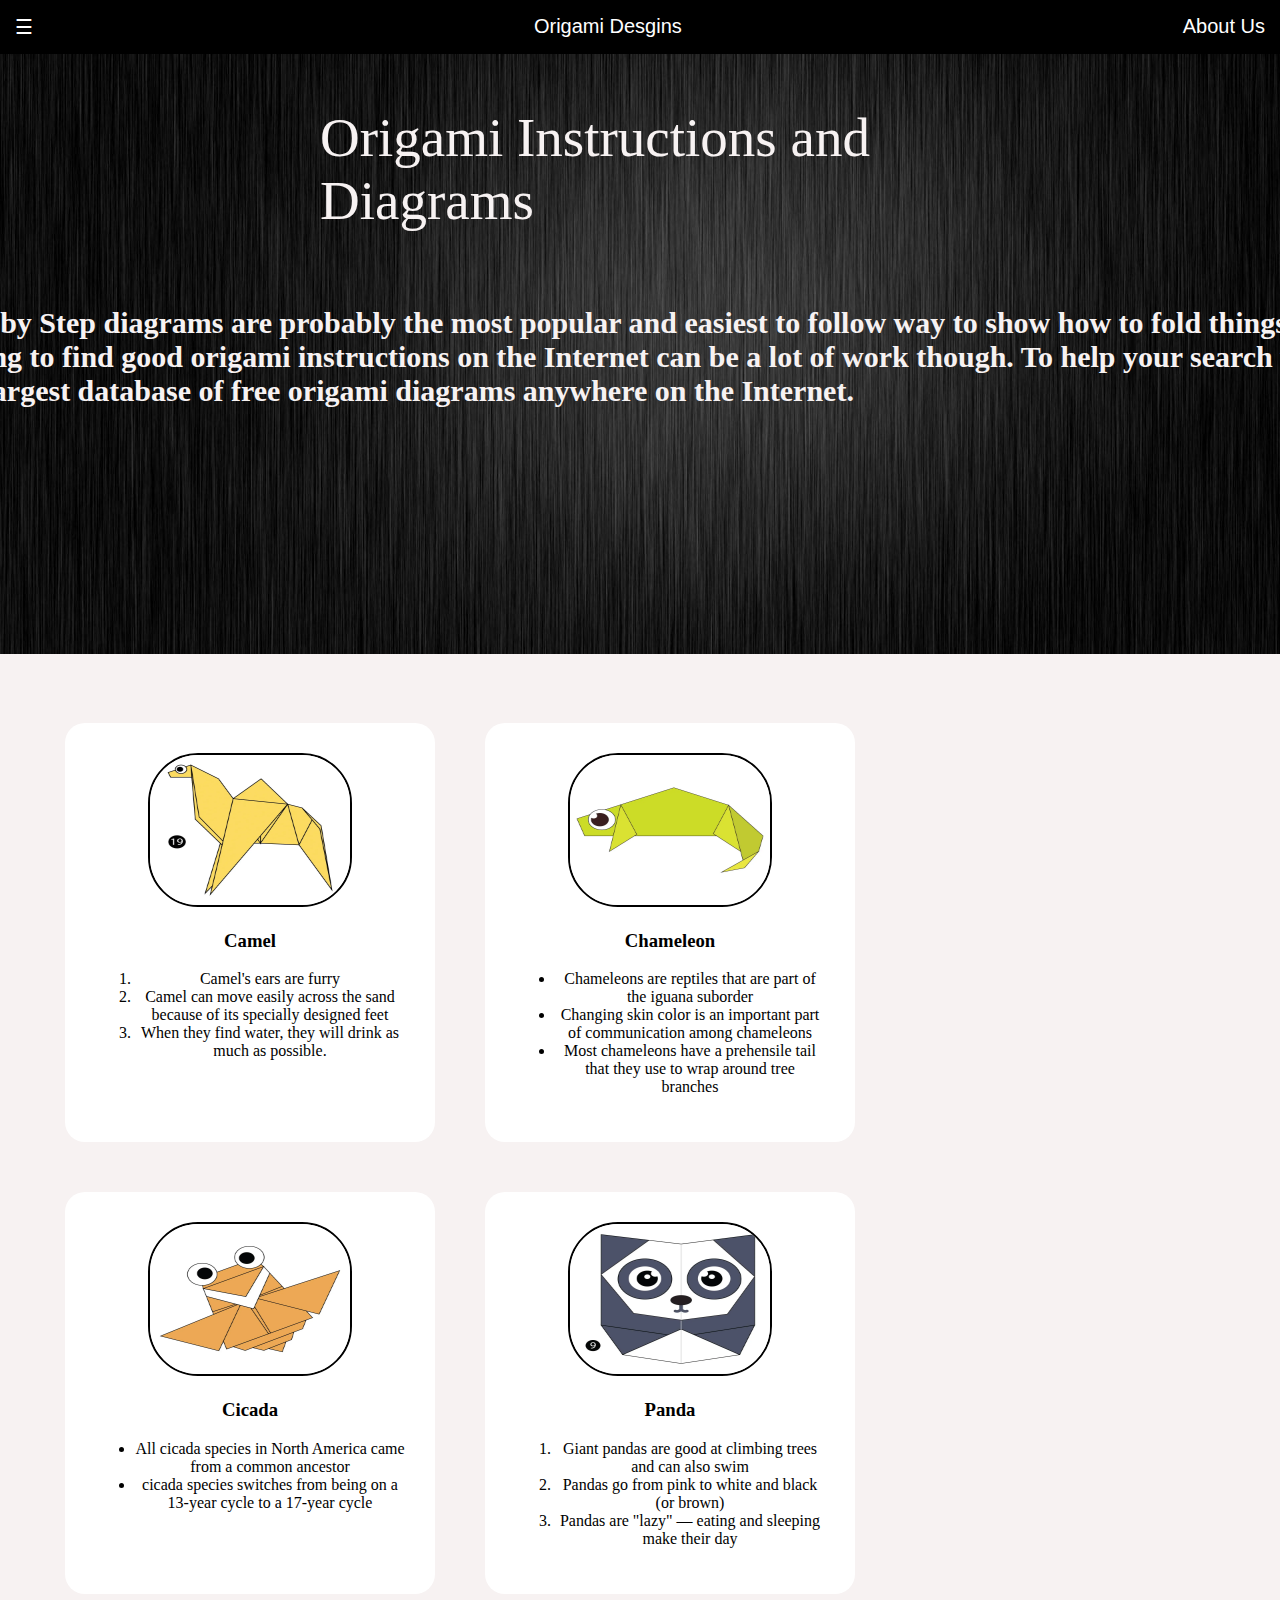
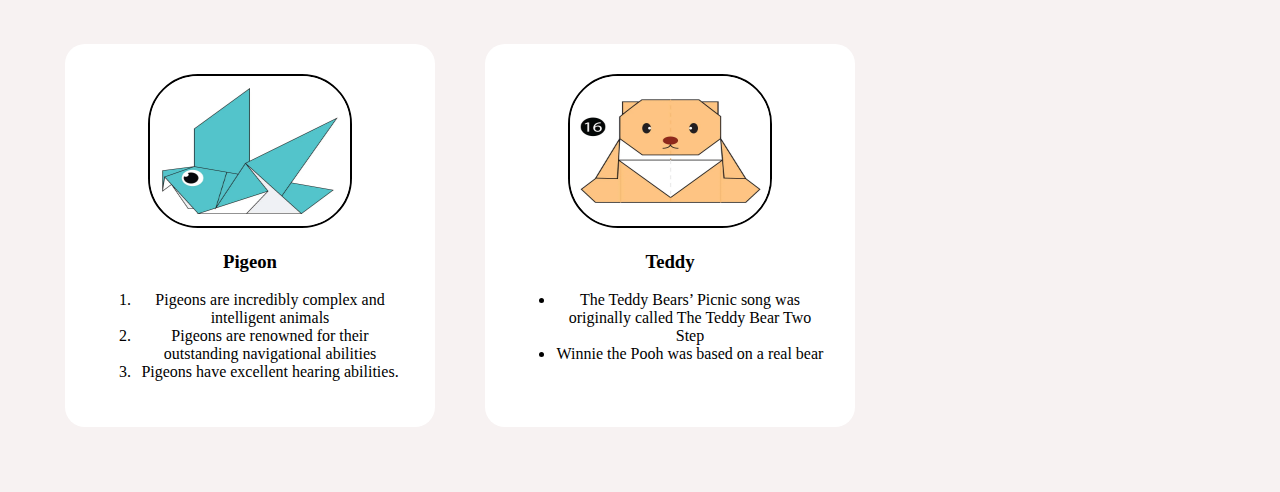
<file: index.html>
<!DOCTYPE html>



<html>
    <head>
        <title>  Origami Desgins</title>
    <link rel="stylesheet" href="style.css">
    </head>

    <body>
        <div class="header">
            <div class="menu">
                <div><a href="#">☰</a></div>
                <div>Origami Desgins</div>
                <div><a href="about.html">About Us</a></div>
            </div>
        </div>
<div class ="bodyimg">
    <img src="main2.jpg" height="600px" width="100%">
    <p>Origami Instructions and Diagrams</p>
    <h3><br>
        Step by Step diagrams are probably the most popular and easiest to follow way to show how to fold things out of paper. Trying to find good origami instructions on the Internet can be a lot of work though. To help your search we’ve put together the largest database of free origami diagrams anywhere on the Internet.
    </h3>
</div>
<div class ="grid">
<div class ="origami">
   <center>
<a href="http://origami.me/camel/"><img src="camel-19-min.webp"width=200 height=150/></a>
<h3> Camel </h3>
<p> <ol> <li>Camel's ears are furry</li> <li>Camel can move easily across the sand because of its specially designed feet</li> <li>When they find water, they will drink as much as possible.</li> </ol> </p>
</center>
</div>


<div class ="origami">
   <center>
    <a href="http://origami.me/chameleon/"><img src="chameleon-13-min.webp"width=200 height=150/></a>
<h3>  Chameleon</h3>
<p> <ul> <li>Chameleons are reptiles that are part of the iguana suborder</li> <li>Changing skin color is an important part of communication among chameleons</li> <li>Most chameleons have a prehensile tail that they use to wrap around tree branches</li> </ul> </p>
</center>
</div>


<div class ="origami">
   <center>
    <a href="http://origami.me/flying-cicada/"><img src="cicada-11-min.webp"width=200 height=150/></a>
<h3> Cicada </h3>
<p> <ul> <li>All cicada species in North America came from a common ancestor</li> <li>cicada species switches from being on a 13-year cycle to a 17-year cycle</li> </ul> </p>

</center>
</div>

<div class ="origami">
   <center>
    <a href="http://origami.me/teddy-bear/"><img src="panda-9-min.webp"width=200 height=150/></a>
    <h3> Panda </h3>
    <p> <ol> <li>Giant pandas are good at climbing trees and can also swim</li> <li>Pandas go from pink to white and black (or brown)</li> <li>Pandas are "lazy" — eating and sleeping make their day</li> </ol> </p>
</center>
</div>

<div class ="origami">
   <center>
    <a href="http://origami.me/pigeon/"><img src="pigeon-9.webp"width=200 height=150/></a>
    <h3> Pigeon </h3>
    <p> <ol> <li>Pigeons are incredibly complex and intelligent animals</li> <li>Pigeons are renowned for their outstanding navigational abilities</li> <li>Pigeons have excellent hearing abilities.</li> </ol> </p>

</center>
</div>
<div class ="origami">
   <center>
    <a href="http://origami.me/teddy-bear/"><img src="teddy-16-min.webp"width=200 height=150/></a>
    <h3> Teddy </h3>
    <p> <ul> <li>The Teddy Bears’ Picnic song was originally called The Teddy Bear Two Step</li> <li>Winnie the Pooh was based on a real bear</li> </ul> </p>
</center>
</div>

</div>
    </body>
</html>
</file>
<file: style.css>
.menu{
    display:flex;
    justify-content:space-between;
    background-color: black;
    padding: 15px;
    font-size: 20px;
font-family: sans-serif;
font-weight: 400;
color: white;
}
body{
    margin:0px;
    background-color: #f7f2f2;

}
a {
    
    text-decoration: none;
}
a:link{
    color:white;
}
a:visited{
    color: white;
}
.bodyimg{
    position: relative;
}
.bodyimg p {
    color: #f7f2f2;
    font-size: 55px;
    font-family: fantasy;
    position: absolute;
    top:10%;
    left:50% ;
    transform: translate(-50%,-50%);
}
.bodyimg h3{
    color:#f7f2f2;
    font-family: fantasy;
    font-size: 30px;
    width: 1600px;
    position: absolute;
    top:40%;
    left:45%;
    transform: translate(-40%,-40%);
}
.grid{
    display:flex;
    flex-wrap: wrap;
    margin: 40px;
    font-family: sans-serif;

}
.grid img{
    border:2px solid black;
    border-radius:50px;
}
.origami{
    border-radius: 20px;
    background-color: white;
    padding: 30px;
    margin: 25px;
    width: 310px;
    font-family: fantasy;

}
.origami:hover{
    transform: scale(1.2);
}
</file>
